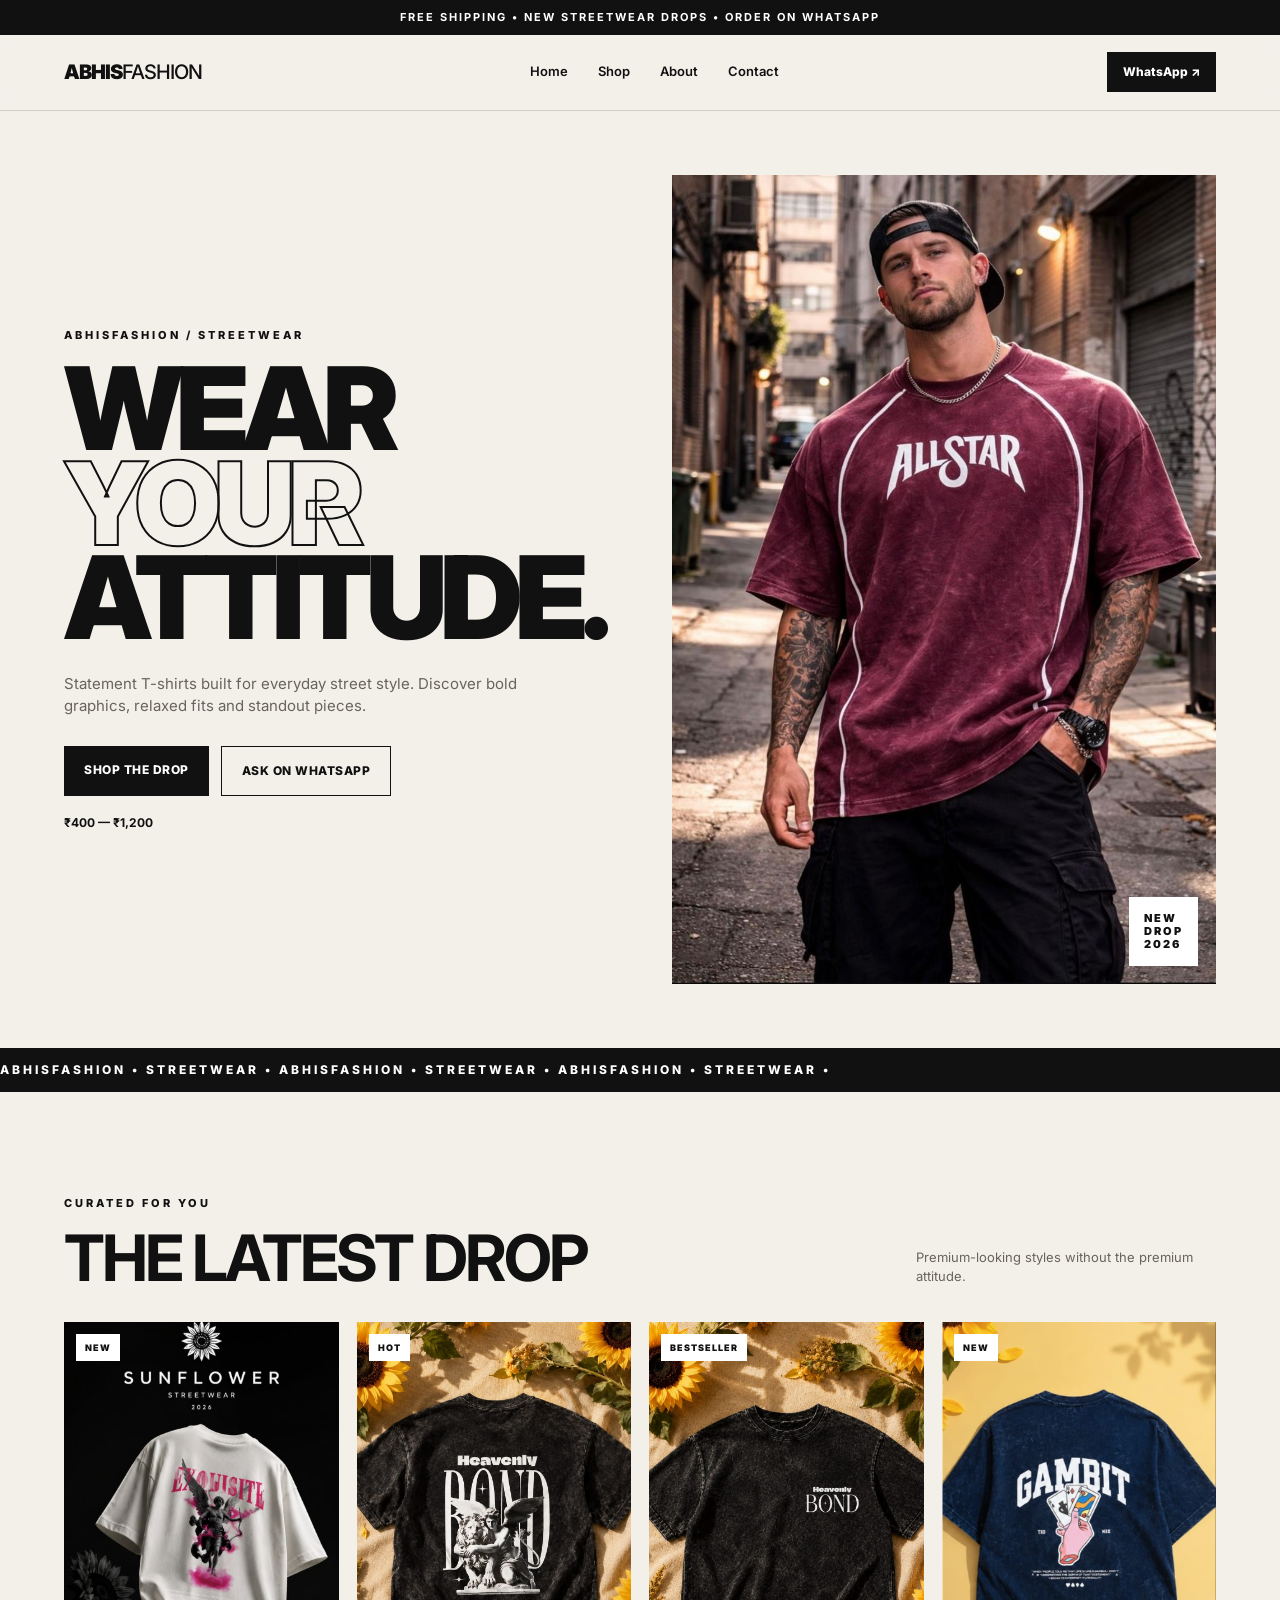
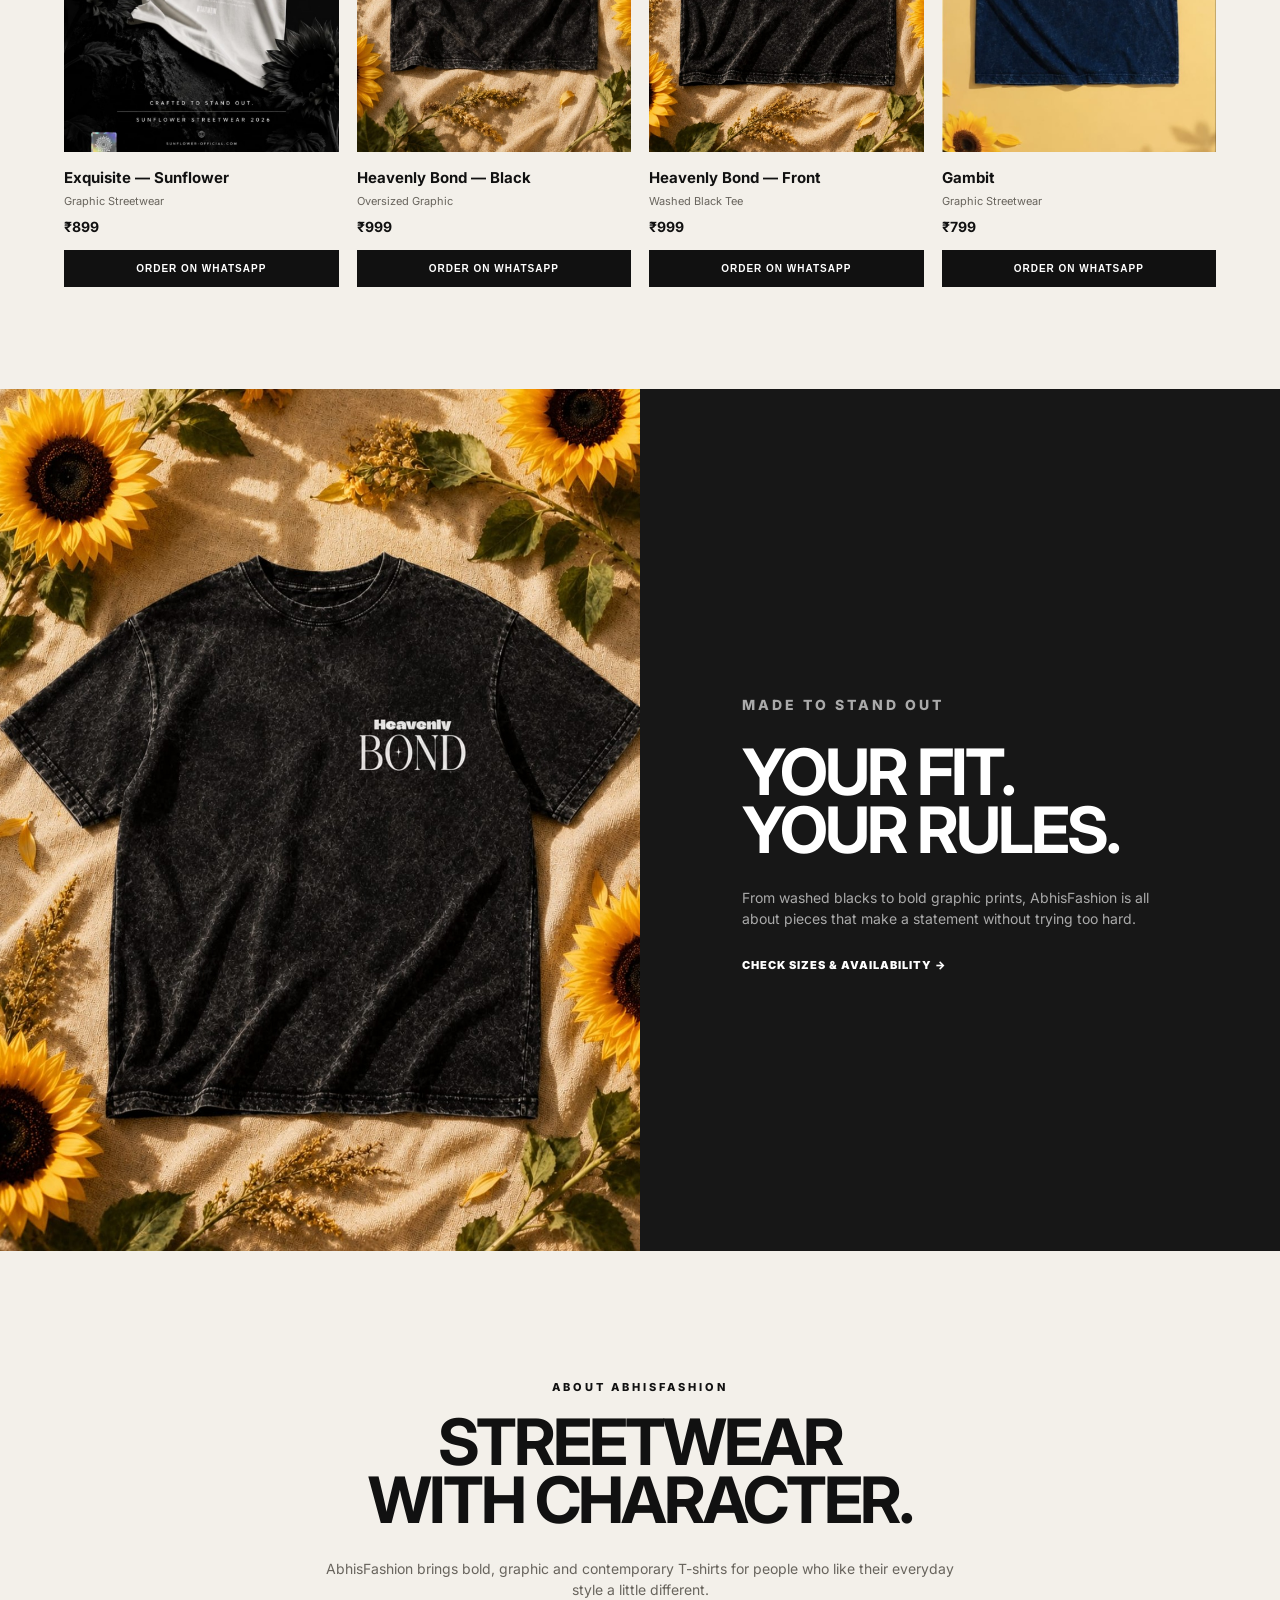
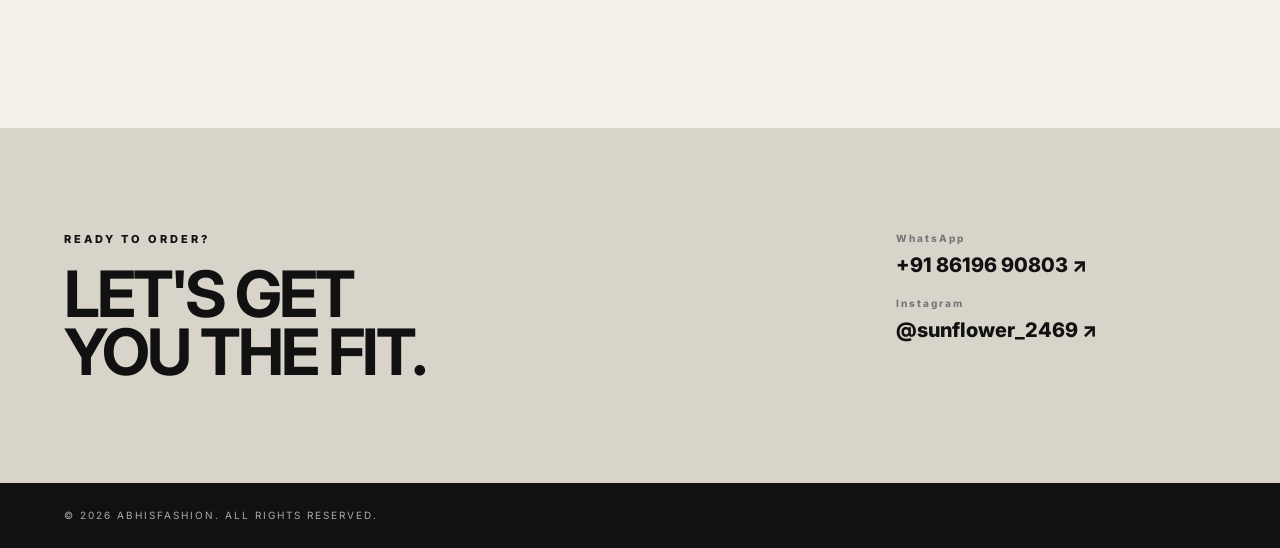
<file: index.html>
<!DOCTYPE html>
<html lang="en">
<head>
  <meta charset="UTF-8">
  <meta name="viewport" content="width=device-width, initial-scale=1.0">
  <meta name="description" content="AbhisFashion — premium streetwear T-shirts.">
  <title>AbhisFashion — Streetwear</title>
  <link rel="preconnect" href="https://fonts.googleapis.com">
  <link rel="preconnect" href="https://fonts.gstatic.com" crossorigin>
  <link href="https://fonts.googleapis.com/css2?family=Inter:wght@400;500;600;700;800;900&display=swap" rel="stylesheet">
  <link rel="stylesheet" href="style.css">
</head>
<body>
  <div class="announcement">FREE SHIPPING • NEW STREETWEAR DROPS • ORDER ON WHATSAPP</div>

  <header class="header">
    <a class="logo" href="#home">ABHIS<span>FASHION</span></a>
    <nav>
      <a href="#home">Home</a>
      <a href="#shop">Shop</a>
      <a href="#about">About</a>
      <a href="#contact">Contact</a>
    </nav>
    <a class="nav-cta" href="https://wa.me/918619690803?text=Hi%20AbhisFashion%2C%20I%20want%20to%20shop%20T-shirts." target="_blank">WhatsApp ↗</a>
  </header>

  <main id="home">
    <section class="hero">
      <div class="hero-copy">
        <p class="eyebrow">ABHISFASHION / STREETWEAR</p>
        <h1>WEAR<br><em>YOUR</em><br>ATTITUDE.</h1>
        <p class="hero-text">Statement T-shirts built for everyday street style. Discover bold graphics, relaxed fits and standout pieces.</p>
        <div class="hero-buttons">
          <a class="btn primary" href="#shop">SHOP THE DROP</a>
          <a class="btn ghost" href="https://wa.me/918619690803?text=Hi%20AbhisFashion%2C%20please%20share%20your%20latest%20T-shirt%20collection." target="_blank">ASK ON WHATSAPP</a>
        </div>
        <div class="price-note">₹400 — ₹1,200</div>
      </div>
      <div class="hero-image-wrap">
        <img src="images/hero.jpg" alt="AbhisFashion streetwear T-shirt">
        <div class="hero-tag">NEW<br>DROP<br>2026</div>
      </div>
    </section>

    <section class="marquee"><div>ABHISFASHION • STREETWEAR • ABHISFASHION • STREETWEAR • ABHISFASHION • STREETWEAR •</div></section>

    <section class="section" id="shop">
      <div class="section-head">
        <div>
          <p class="eyebrow">CURATED FOR YOU</p>
          <h2>THE LATEST DROP</h2>
        </div>
        <p class="section-sub">Premium-looking styles without the premium attitude.</p>
      </div>

      <div class="products">
        <article class="product">
          <div class="product-img"><img src="images/sunflower-poster.jpg" alt="Sunflower Exquisite T-shirt"><span>NEW</span></div>
          <div class="product-info"><h3>Exquisite — Sunflower</h3><p>Graphic Streetwear</p><strong>₹899</strong></div>
          <button onclick="order('Exquisite — Sunflower', 899)">ORDER ON WHATSAPP</button>
        </article>

        <article class="product">
          <div class="product-img"><img src="images/heavenly-bond-back.jpg" alt="Heavenly Bond T-shirt back"><span>HOT</span></div>
          <div class="product-info"><h3>Heavenly Bond — Black</h3><p>Oversized Graphic</p><strong>₹999</strong></div>
          <button onclick="order('Heavenly Bond — Black', 999)">ORDER ON WHATSAPP</button>
        </article>

        <article class="product">
          <div class="product-img"><img src="images/heavenly-bond-front.jpg" alt="Heavenly Bond T-shirt front"><span>BESTSELLER</span></div>
          <div class="product-info"><h3>Heavenly Bond — Front</h3><p>Washed Black Tee</p><strong>₹999</strong></div>
          <button onclick="order('Heavenly Bond — Front', 999)">ORDER ON WHATSAPP</button>
        </article>

        <article class="product">
          <div class="product-img"><img src="images/gambit.jpg" alt="Gambit T-shirt"><span>NEW</span></div>
          <div class="product-info"><h3>Gambit</h3><p>Graphic Streetwear</p><strong>₹799</strong></div>
          <button onclick="order('Gambit', 799)">ORDER ON WHATSAPP</button>
        </article>
      </div>
    </section>

    <section class="feature">
      <div class="feature-image"><img src="images/heavenly-bond-front.jpg" alt="Heavenly Bond T-shirt"></div>
      <div class="feature-copy">
        <p class="eyebrow">MADE TO STAND OUT</p>
        <h2>YOUR FIT.<br>YOUR RULES.</h2>
        <p>From washed blacks to bold graphic prints, AbhisFashion is all about pieces that make a statement without trying too hard.</p>
        <a class="text-link" href="https://wa.me/918619690803?text=Hi%20AbhisFashion%2C%20I%20want%20to%20know%20about%20sizes%20and%20availability." target="_blank">CHECK SIZES & AVAILABILITY →</a>
      </div>
    </section>

    <section class="about" id="about">
      <p class="eyebrow">ABOUT ABHISFASHION</p>
      <h2>STREETWEAR<br>WITH CHARACTER.</h2>
      <p>AbhisFashion brings bold, graphic and contemporary T-shirts for people who like their everyday style a little different.</p>
    </section>

    <section class="contact" id="contact">
      <div>
        <p class="eyebrow">READY TO ORDER?</p>
        <h2>LET'S GET<br>YOU THE FIT.</h2>
      </div>
      <div class="contact-card">
        <p>WhatsApp</p>
        <a href="https://wa.me/918619690803" target="_blank">+91 86196 90803 ↗</a>
        <p>Instagram</p>
        <a href="https://instagram.com/sunflower_2469" target="_blank">@sunflower_2469 ↗</a>
      </div>
    </section>
  </main>

  <footer>© 2026 ABHISFASHION. ALL RIGHTS RESERVED.</footer>
  <script src="script.js"></script>
</body>
</html>
</file>
<file: style.css>
*{box-sizing:border-box;margin:0;padding:0}
:root{--bg:#f3f0ea;--ink:#111;--muted:#68645d;--line:#d5d0c7}
html{scroll-behavior:smooth}
body{font-family:Inter,Arial,sans-serif;background:var(--bg);color:var(--ink);line-height:1.5}
a{text-decoration:none;color:inherit}
.announcement{background:#111;color:#fff;text-align:center;font-size:11px;font-weight:700;letter-spacing:2px;padding:9px}
.header{height:76px;border-bottom:1px solid var(--line);display:flex;align-items:center;justify-content:space-between;padding:0 5vw;position:sticky;top:0;background:rgba(243,240,234,.94);backdrop-filter:blur(12px);z-index:20}
.logo{font-size:20px;font-weight:900;letter-spacing:-1px}.logo span{font-weight:500}
nav{display:flex;gap:30px;font-size:13px;font-weight:600}nav a:hover{opacity:.55}
.nav-cta{background:#111;color:#fff;padding:11px 16px;font-size:12px;font-weight:800}
.hero{min-height:calc(100vh - 116px);display:grid;grid-template-columns:1fr 1fr;gap:5vw;padding:5vw}
.hero-copy{display:flex;flex-direction:column;justify-content:center;max-width:650px}
.eyebrow{font-size:11px;letter-spacing:3px;font-weight:800;margin-bottom:18px}
h1{font-size:clamp(62px,9vw,140px);line-height:.82;letter-spacing:-7px;font-weight:900}
h1 em{font-style:normal;-webkit-text-stroke:2px #111;color:transparent}
.hero-text{max-width:490px;color:var(--muted);margin:28px 0;font-size:15px}
.hero-buttons{display:flex;gap:12px;flex-wrap:wrap}.btn{padding:15px 20px;font-size:12px;font-weight:800;letter-spacing:.5px}.primary{background:#111;color:#fff}.ghost{border:1px solid #111}.price-note{margin-top:18px;font-size:12px;font-weight:700}
.hero-image-wrap{position:relative;min-height:620px}.hero-image-wrap img{width:100%;height:100%;object-fit:cover;display:block}.hero-tag{position:absolute;right:18px;bottom:18px;background:#fff;padding:15px;font-size:11px;font-weight:900;letter-spacing:2px;line-height:1.2}
.marquee{overflow:hidden;background:#111;color:#fff;padding:13px 0;white-space:nowrap;font-size:12px;font-weight:800;letter-spacing:3px}.marquee div{animation:move 20s linear infinite}@keyframes move{to{transform:translateX(-40%)}}
.section{padding:8vw 5vw}.section-head{display:flex;justify-content:space-between;align-items:end;margin-bottom:35px}.section-head h2,.feature h2,.about h2,.contact h2{font-size:clamp(38px,5vw,75px);line-height:.9;letter-spacing:-3px}.section-sub{max-width:300px;color:var(--muted);font-size:13px}
.products{display:grid;grid-template-columns:repeat(4,1fr);gap:18px}.product-img{height:430px;background:#ddd;position:relative;overflow:hidden}.product-img img{width:100%;height:100%;object-fit:cover;transition:transform .5s}.product:hover .product-img img{transform:scale(1.04)}.product-img span{position:absolute;top:12px;left:12px;background:#fff;padding:7px 9px;font-size:9px;font-weight:900;letter-spacing:1px}.product-info{padding:15px 0 12px}.product-info h3{font-size:15px}.product-info p{font-size:11px;color:var(--muted);margin:4px 0}.product-info strong{font-size:14px}.product button{width:100%;border:0;background:#111;color:#fff;padding:13px;font-size:10px;font-weight:800;letter-spacing:1px;cursor:pointer}
.feature{display:grid;grid-template-columns:1fr 1fr;min-height:650px;background:#171717;color:#fff}.feature-image{min-height:650px}.feature-image img{width:100%;height:100%;object-fit:cover}.feature-copy{padding:8vw;display:flex;flex-direction:column;justify-content:center}.feature-copy .eyebrow{color:#aaa}.feature-copy p{color:#aaa;max-width:450px;margin:28px 0;font-size:14px}.text-link{font-size:11px;font-weight:900;letter-spacing:1px}
.about{padding:10vw 5vw;text-align:center}.about p:last-child{max-width:650px;margin:30px auto 0;color:var(--muted);font-size:14px}
.contact{padding:8vw 5vw;background:#d9d4ca;display:flex;justify-content:space-between;gap:40px}.contact-card{min-width:320px}.contact-card p{font-size:10px;font-weight:800;letter-spacing:2px;color:#777;margin-bottom:4px;margin-top:16px}.contact-card p:first-child{margin-top:0}.contact-card a{font-size:20px;font-weight:800}
footer{background:#111;color:#aaa;padding:25px 5vw;font-size:10px;letter-spacing:2px}
@media(max-width:900px){nav{display:none}.hero{grid-template-columns:1fr;padding:8vw 5vw}.hero-image-wrap{min-height:520px}.products{grid-template-columns:repeat(2,1fr)}.product-img{height:380px}.feature{grid-template-columns:1fr}.feature-image{min-height:500px}.contact{display:block}.contact-card{margin-top:40px}}
@media(max-width:560px){.header{padding:0 18px}.nav-cta{padding:9px 11px;font-size:10px}.hero{padding:45px 18px}.hero-copy h1{font-size:66px;letter-spacing:-4px}.hero-image-wrap{min-height:470px}.section{padding:65px 18px}.section-head{display:block}.section-sub{margin-top:18px}.products{grid-template-columns:1fr 1fr;gap:12px}.product-img{height:280px}.product-info h3{font-size:12px}.product button{font-size:8px;padding:11px 5px}.feature-copy{padding:65px 18px}.about{padding:75px 18px}.contact{padding:65px 18px}}
</file>
